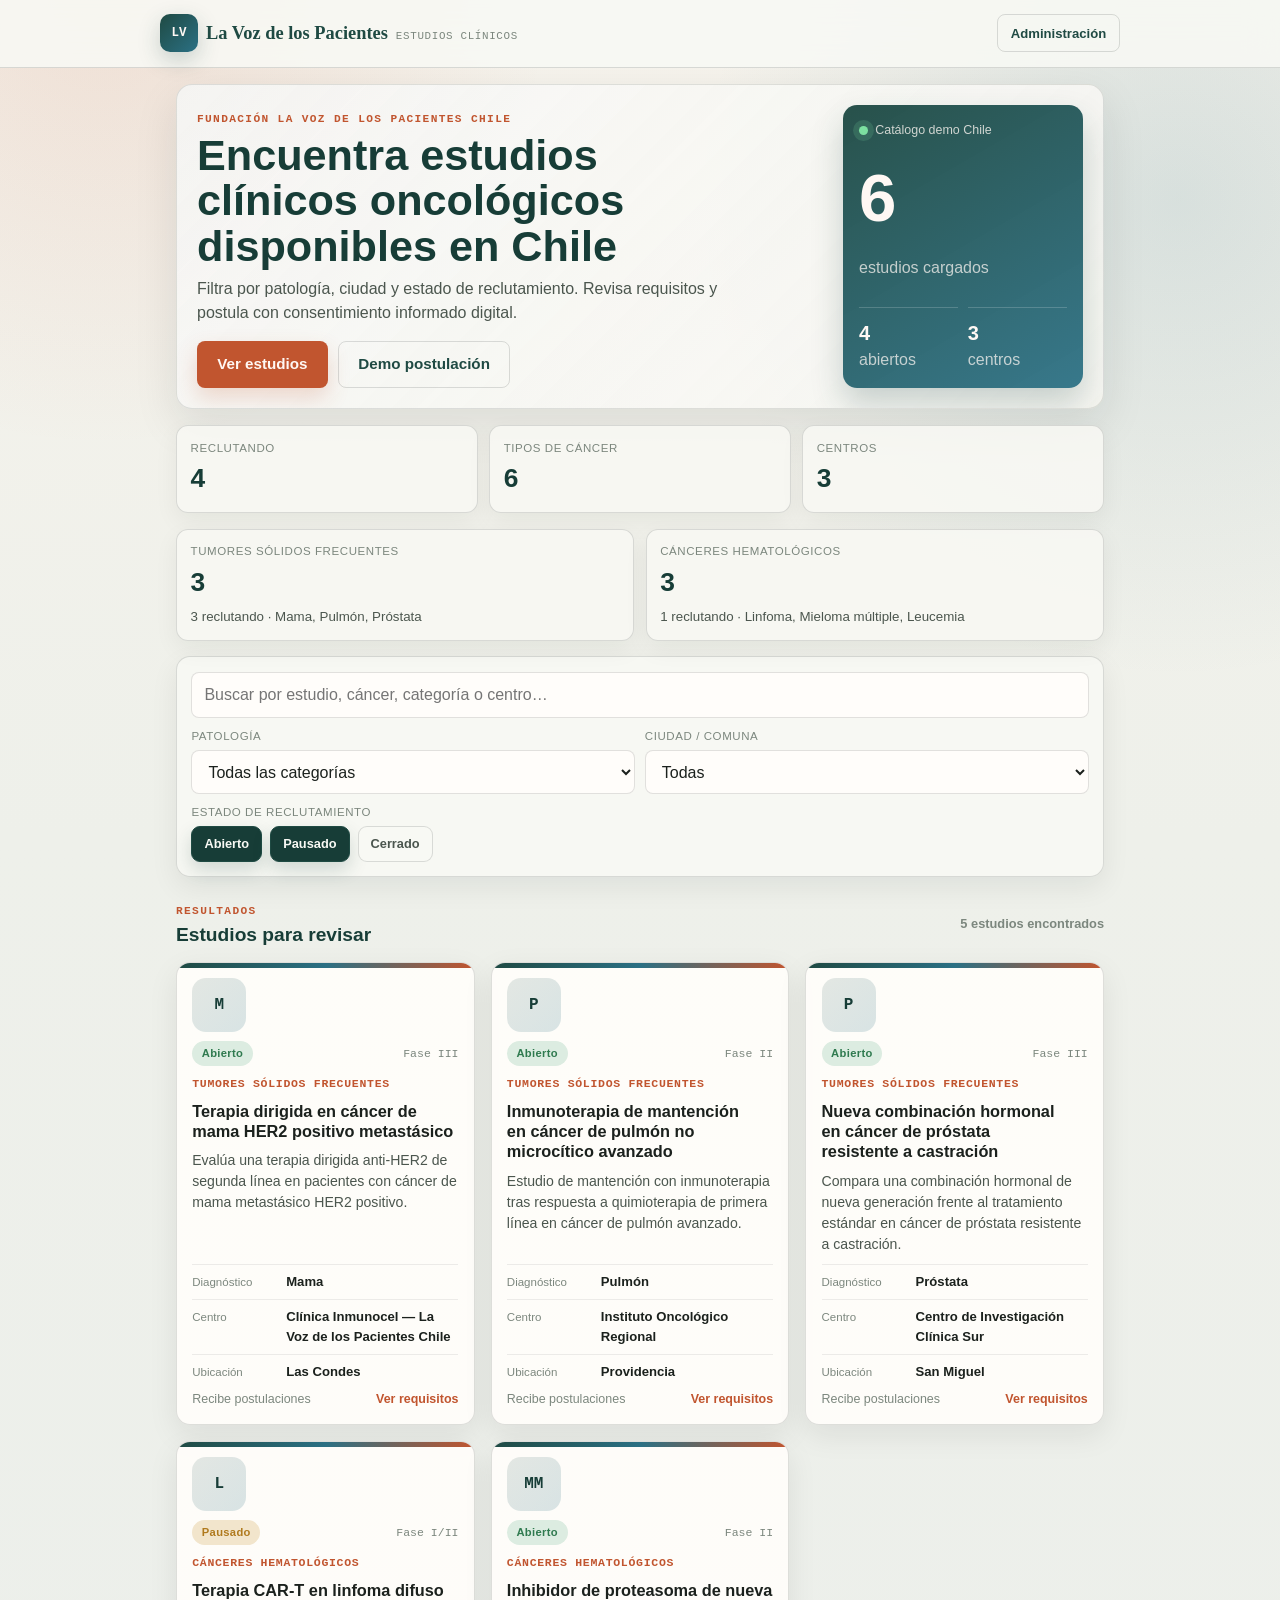
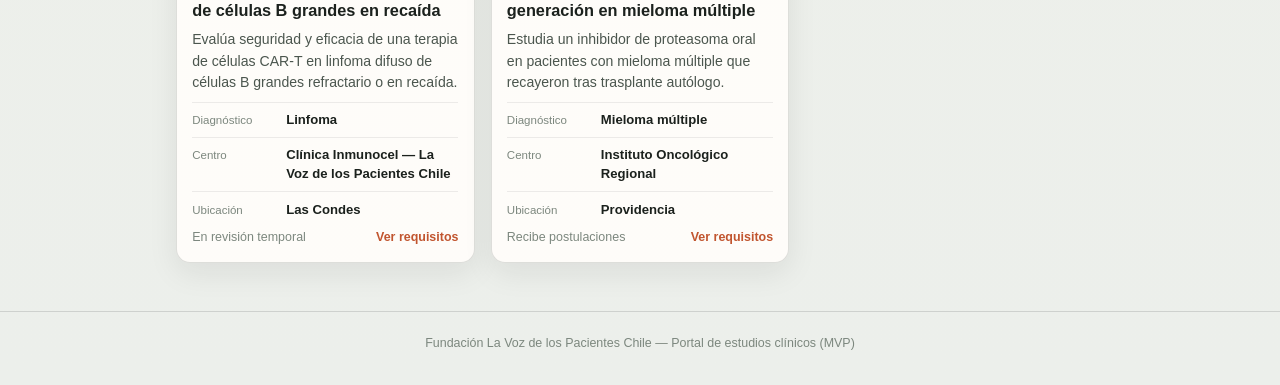
<file: index.html>
<!DOCTYPE html>
<html lang="es-CL">
<head>
<meta charset="UTF-8">
<meta name="viewport" content="width=device-width, initial-scale=1, viewport-fit=cover">
<title>Estudios Clínicos Oncológicos — La Voz de los Pacientes Chile</title>
<meta name="description" content="Encuentra estudios clínicos oncológicos disponibles en Chile y postula con consentimiento informado digital.">
<meta name="theme-color" content="#1f4a43">
<link rel="manifest" href="./manifest.json">
<link rel="icon" href="./icons/icon-192.png">
<link rel="apple-touch-icon" href="./icons/icon-192.png">
<link rel="stylesheet" href="./css/estilos.css">
<link rel="stylesheet" href="./css/refresh.css">
</head>
<body>

<header class="app-header">
  <div class="header-inner">
    <a class="brand" href="./index.html">
      <span class="brand-mark" aria-hidden="true">LV</span>
      <span class="brand-copy">
        <span class="mark">La Voz de los Pacientes</span>
        <span class="tagline">Estudios clínicos</span>
      </span>
    </a>
    <a class="btn btn-ghost" href="./admin.html" style="min-height:38px; padding:0.4rem 0.8rem; font-size:0.82rem;">Administración</a>
  </div>
</header>

<main class="container catalog-container">
  <div id="install-banner" class="install-banner">
    <span>Instala esta app en tu celular para acceder más rápido.</span>
    <button id="btn-instalar" class="btn btn-primary" style="min-height:36px; padding:0.4rem 0.9rem; font-size:0.82rem;">Instalar</button>
  </div>

  <section class="catalog-hero" aria-labelledby="catalog-title">
    <div class="hero-copy">
      <span class="eyebrow">Fundación La Voz de los Pacientes Chile</span>
      <h1 id="catalog-title">Encuentra estudios clínicos oncológicos disponibles en Chile</h1>
      <p class="lede">Filtra por patología, ciudad y estado de reclutamiento. Revisa requisitos y postula con consentimiento informado digital.</p>
      <div class="hero-actions">
        <a class="btn btn-accent" href="#grilla-estudios">Ver estudios</a>
        <a class="btn btn-ghost" href="./estudio.html?id=est-001&demo=postular">Demo postulación</a>
      </div>
    </div>
    <div class="hero-panel" aria-label="Resumen del catálogo">
      <div class="hero-panel-top">
        <span class="pulse-dot"></span>
        <span>Catálogo demo Chile</span>
      </div>
      <div class="hero-panel-main" id="hero-total">0</div>
      <div class="hero-panel-label">estudios cargados</div>
      <div class="hero-mini-grid">
        <div><strong id="hero-abiertos">0</strong><span>abiertos</span></div>
        <div><strong id="hero-centros">0</strong><span>centros</span></div>
      </div>
    </div>
  </section>

  <section class="stats-row" aria-label="Indicadores del catálogo">
    <div class="stat-card">
      <span class="stat-label">Reclutando</span>
      <strong id="stat-abiertos">0</strong>
    </div>
    <div class="stat-card">
      <span class="stat-label">Tipos de cáncer</span>
      <strong id="stat-cancer">0</strong>
    </div>
    <div class="stat-card">
      <span class="stat-label">Centros</span>
      <strong id="stat-centros">0</strong>
    </div>
  </section>

  <section class="category-strip" aria-label="Patologías agrupadas por categoría" id="resumen-categorias"></section>

  <form class="filters filters-panel" id="filtros" autocomplete="off">
    <div class="search-box">
      <input type="search" id="buscar" placeholder="Buscar por estudio, cáncer, categoría o centro…" aria-label="Buscar estudio">
    </div>
    <div class="filter-row">
      <div class="field">
        <label for="filtro-cancer">Patología</label>
        <select id="filtro-cancer">
          <option value="">Todas las categorías</option>
        </select>
      </div>
      <div class="field">
        <label for="filtro-comuna">Ciudad / comuna</label>
        <select id="filtro-comuna">
          <option value="">Todas</option>
        </select>
      </div>
    </div>
    <div class="field">
      <label>Estado de reclutamiento</label>
      <div class="chip-row" id="filtro-estado" role="group" aria-label="Filtrar por estado">
        <button type="button" class="chip" data-estado="abierto" aria-pressed="true">Abierto</button>
        <button type="button" class="chip" data-estado="pausado" aria-pressed="true">Pausado</button>
        <button type="button" class="chip" data-estado="cerrado" aria-pressed="false">Cerrado</button>
      </div>
    </div>
  </form>

  <div class="section-heading">
    <div>
      <span class="eyebrow">Resultados</span>
      <h2>Estudios para revisar</h2>
    </div>
    <p class="result-count" id="contador-resultados"></p>
  </div>
  <div class="study-grid" id="grilla-estudios"></div>
  <div class="empty-state" id="estado-vacio" hidden>
    <p>No encontramos estudios con esos filtros.</p>
    <button class="btn btn-ghost" type="button" id="btn-limpiar-filtros">Limpiar filtros</button>
  </div>
</main>

<footer class="app-footer">
  Fundación La Voz de los Pacientes Chile — Portal de estudios clínicos (MVP)
</footer>

<div id="toast" class="toast"></div>

<script src="./js/estudios.js"></script>
<script src="./js/catalogo.js"></script>
<script>
  if ("serviceWorker" in navigator) {
    window.addEventListener("load", () => {
      navigator.serviceWorker.register("./sw.js").catch(() => {});
    });
  }
  let deferredPrompt;
  window.addEventListener("beforeinstallprompt", (e) => {
    e.preventDefault();
    deferredPrompt = e;
    document.getElementById("install-banner").classList.add("show");
  });
  document.getElementById("btn-instalar").addEventListener("click", async () => {
    if (!deferredPrompt) return;
    deferredPrompt.prompt();
    await deferredPrompt.userChoice;
    deferredPrompt = null;
    document.getElementById("install-banner").classList.remove("show");
  });
</script>
</body>
</html>
</file>
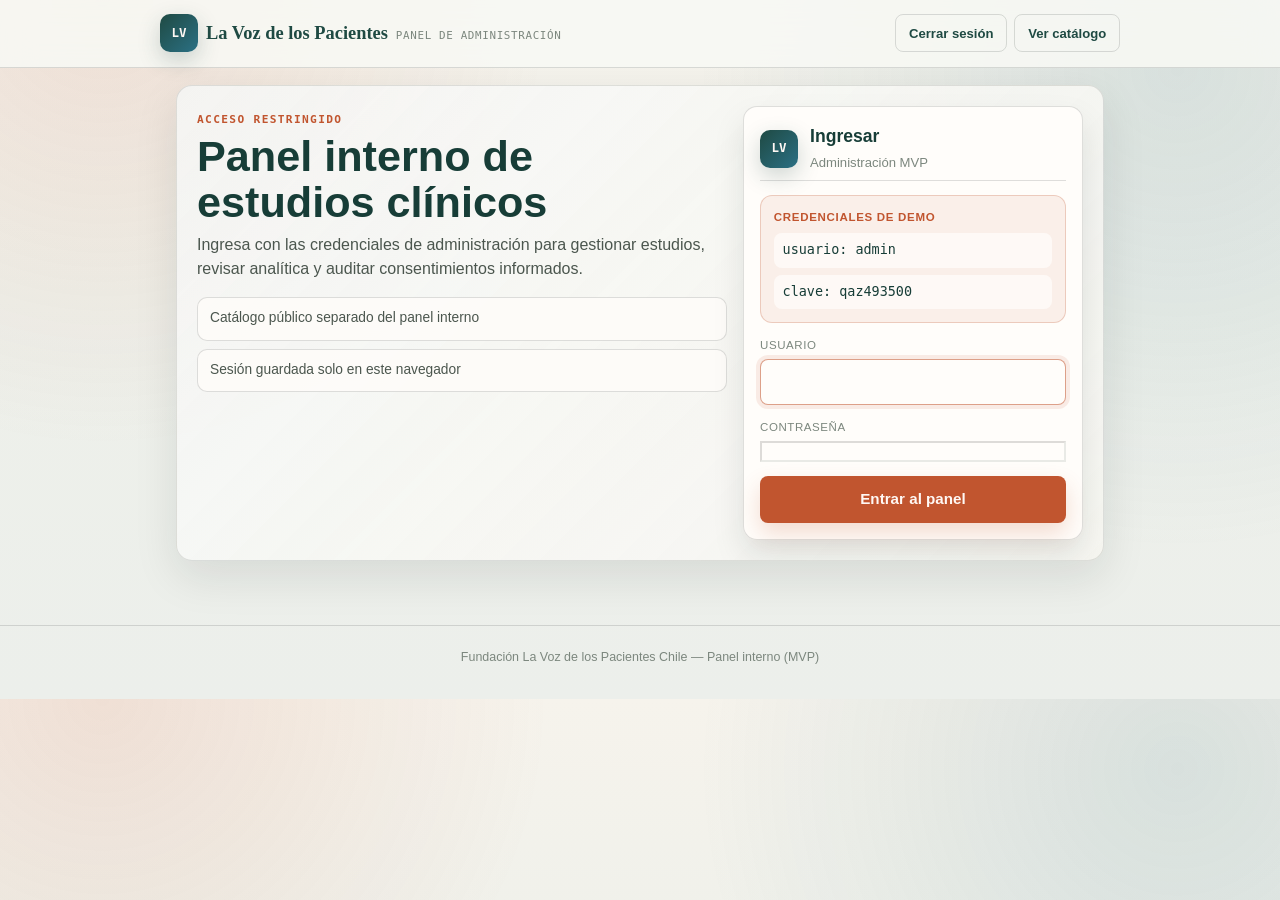
<file: admin.html>
<!DOCTYPE html>
<html lang="es-CL">
<head>
<meta charset="UTF-8">
<meta name="viewport" content="width=device-width, initial-scale=1, viewport-fit=cover">
<title>Administración — Estudios Clínicos Oncológicos</title>
<meta name="theme-color" content="#1f4a43">
<link rel="manifest" href="./manifest.json">
<link rel="icon" href="./icons/icon-192.png">
<link rel="stylesheet" href="./css/estilos.css">
<link rel="stylesheet" href="./css/refresh.css">
</head>
<body>

<header class="app-header">
  <div class="header-inner">
    <a class="brand" href="./index.html">
      <span class="brand-mark" aria-hidden="true">LV</span>
      <span class="brand-copy">
        <span class="mark">La Voz de los Pacientes</span>
        <span class="tagline">Panel de administración</span>
      </span>
    </a>
    <div class="header-actions">
      <button class="btn btn-ghost" id="btn-logout" type="button" hidden style="min-height:38px; padding:0.4rem 0.8rem; font-size:0.82rem;">Cerrar sesión</button>
      <a class="btn btn-ghost" href="./index.html" style="min-height:38px; padding:0.4rem 0.8rem; font-size:0.82rem;">Ver catálogo</a>
    </div>
  </div>
</header>

<main class="container admin-login-screen" id="admin-login">
  <section class="login-shell" aria-labelledby="login-title">
    <div class="login-copy">
      <span class="eyebrow">Acceso restringido</span>
      <h1 id="login-title">Panel interno de estudios clínicos</h1>
      <p class="lede">Ingresa con las credenciales de administración para gestionar estudios, revisar analítica y auditar consentimientos informados.</p>
      <div class="login-assurance">
        <span>Catálogo público separado del panel interno</span>
        <span>Sesión guardada solo en este navegador</span>
      </div>
    </div>

    <form class="login-card" id="form-login" autocomplete="off">
      <div class="login-card-header">
        <span class="brand-mark login-mark" aria-hidden="true">LV</span>
        <div>
          <strong>Ingresar</strong>
          <span>Administración MVP</span>
        </div>
      </div>
      <div class="demo-credentials" aria-label="Credenciales de demo">
        <span>Credenciales de demo</span>
        <code>usuario: admin</code>
        <code>clave: qaz493500</code>
      </div>
      <div class="field">
        <label for="login-usuario">Usuario</label>
        <input type="text" id="login-usuario" autocomplete="username" required>
      </div>
      <div class="field">
        <label for="login-clave">Contraseña</label>
        <input type="password" id="login-clave" autocomplete="current-password" required>
      </div>
      <p class="login-error" id="login-error" hidden>Credenciales incorrectas.</p>
      <button class="btn btn-accent btn-block" type="submit">Entrar al panel</button>
    </form>
  </section>
</main>

<main class="container admin-dashboard" id="admin-app" hidden>
  <section class="admin-hero">
    <div>
      <span class="eyebrow">Panel interno · Fundación</span>
      <h1>Administrar estudios clínicos</h1>
      <p class="lede">Gestiona el catálogo regional, monitorea interés de pacientes y revisa los consentimientos informados registrados en este navegador.</p>
    </div>
    <div class="admin-hero-card">
      <span>Sesión activa</span>
      <strong>Administrador</strong>
    </div>
  </section>

  <section class="analytics-grid" aria-label="Analítica de visitas">
    <div class="analytics-card"><span>Visitas</span><strong id="metric-visitas">0</strong></div>
    <div class="analytics-card"><span>Sesiones</span><strong id="metric-sesiones">0</strong></div>
    <div class="analytics-card"><span>Fichas vistas</span><strong id="metric-fichas">0</strong></div>
    <div class="analytics-card"><span>Consentimientos</span><strong id="metric-consentimientos">0</strong></div>
  </section>

  <div class="admin-toolbar">
    <span class="badge-count" id="contador-estudios">0 estudios</span>
    <div style="display:flex; gap:0.5rem; flex-wrap:wrap;">
      <button class="btn btn-ghost" id="btn-restablecer" style="min-height:38px; padding:0.4rem 0.8rem; font-size:0.82rem;">Restablecer datos de ejemplo</button>
      <button class="btn btn-primary" id="btn-nuevo" style="min-height:38px; padding:0.4rem 0.9rem; font-size:0.85rem;">+ Nuevo estudio</button>
    </div>
  </div>

  <form class="admin-form" id="form-estudio" hidden>
    <input type="hidden" id="f-id">
    <div class="field span-2">
      <label for="f-titulo">Título del estudio</label>
      <input type="text" id="f-titulo" required>
    </div>
    <div class="field">
      <label for="f-cancer">Tipo de cáncer</label>
      <input type="text" id="f-cancer" required>
    </div>
    <div class="field">
      <label for="f-fase">Fase</label>
      <input type="text" id="f-fase" placeholder="Ej: Fase III" required>
    </div>
    <div class="field">
      <label for="f-centro">Centro</label>
      <input type="text" id="f-centro" required>
    </div>
    <div class="field">
      <label for="f-pais">País</label>
      <input type="text" id="f-pais" placeholder="Ej: Chile" required>
    </div>
    <div class="field">
      <label for="f-comuna">Ciudad / comuna</label>
      <input type="text" id="f-comuna" required>
    </div>
    <div class="field">
      <label for="f-estado">Estado de reclutamiento</label>
      <select id="f-estado">
        <option value="abierto">Abierto</option>
        <option value="pausado">Pausado</option>
        <option value="cerrado">Cerrado</option>
      </select>
    </div>
    <div class="field">
      <label for="f-patrocinador">Patrocinador</label>
      <input type="text" id="f-patrocinador">
    </div>
    <div class="field span-2">
      <label for="f-descripcion">Descripción breve</label>
      <textarea id="f-descripcion" required></textarea>
    </div>
    <div class="field span-2">
      <label for="f-criterios">Criterios de inclusión (uno por línea)</label>
      <textarea id="f-criterios" placeholder="18 años o más&#10;Diagnóstico confirmado…"></textarea>
    </div>
    <div class="span-2" style="display:flex; gap:0.6rem;">
      <button type="submit" class="btn btn-primary">Guardar estudio</button>
      <button type="button" class="btn btn-ghost" id="btn-cancelar-form">Cancelar</button>
    </div>
  </form>

  <div class="admin-table-wrap">
    <table class="admin-table">
      <thead>
        <tr>
          <th>Título</th>
          <th>País</th>
          <th>Tipo</th>
          <th>Categoría</th>
          <th>Estado</th>
          <th>Ciudad</th>
          <th>Actualizado</th>
          <th></th>
        </tr>
      </thead>
      <tbody id="tabla-estudios"></tbody>
    </table>
  </div>

  <h2 style="margin-top:2rem;">Registro de consentimientos informados</h2>
  <p class="lede" style="font-size:0.86rem;">Folio, firmante, respaldo técnico y firma digital capturada.</p>
  <div class="admin-table-wrap">
    <table class="admin-table consent-table">
      <thead>
        <tr>
          <th>Folio</th>
          <th>Estudio</th>
          <th>Firmante</th>
          <th>RUT</th>
          <th>Fecha</th>
          <th>IP</th>
          <th>Respaldo</th>
        </tr>
      </thead>
      <tbody id="tabla-postulaciones"></tbody>
    </table>
  </div>

  <h2 style="margin-top:2rem;">Eventos recientes</h2>
  <div class="admin-table-wrap">
    <table class="admin-table events-table">
      <thead>
        <tr>
          <th>Evento</th>
          <th>Ruta</th>
          <th>Fecha</th>
        </tr>
      </thead>
      <tbody id="tabla-eventos"></tbody>
    </table>
  </div>
</main>

<div class="modal-overlay" id="modal-consentimiento-admin" hidden>
  <div class="modal consent-record-modal" role="dialog" aria-modal="true" aria-labelledby="modal-consentimiento-titulo">
    <div class="modal-header">
      <h2 id="modal-consentimiento-titulo" style="margin:0;">Consentimiento informado</h2>
      <button class="modal-close" id="btn-cerrar-consentimiento-admin" aria-label="Cerrar">×</button>
    </div>
    <div id="detalle-consentimiento-admin"></div>
  </div>
</div>

<footer class="app-footer">
  Fundación La Voz de los Pacientes Chile — Panel interno (MVP)
</footer>

<div id="toast" class="toast"></div>

<script src="./js/estudios.js"></script>
<script src="./js/admin.js"></script>
</body>
</html>
</file>
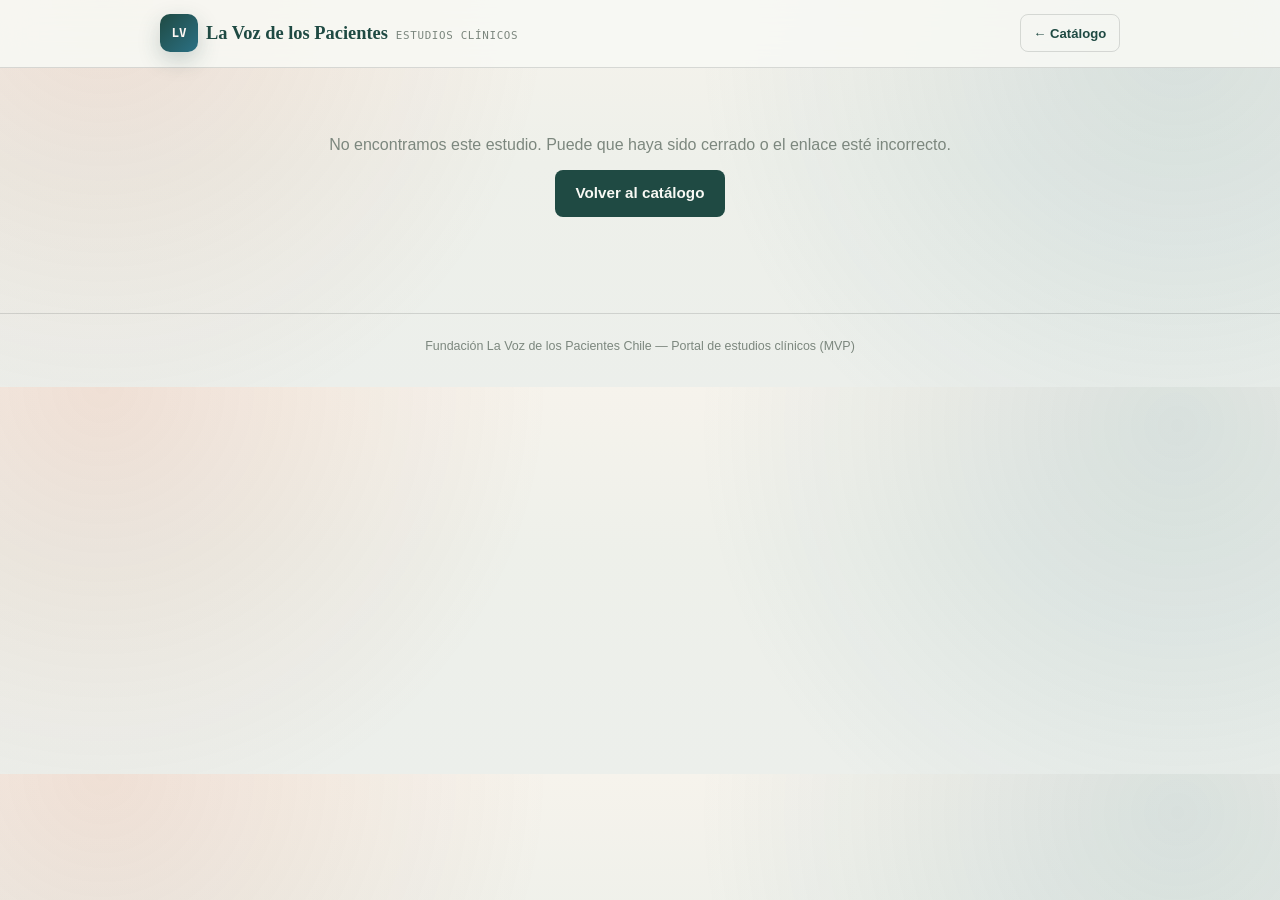
<file: estudio.html>
<!DOCTYPE html>
<html lang="es-CL">
<head>
<meta charset="UTF-8">
<meta name="viewport" content="width=device-width, initial-scale=1, viewport-fit=cover">
<title>Detalle del estudio — La Voz de los Pacientes Chile</title>
<meta name="theme-color" content="#1f4a43">
<link rel="manifest" href="./manifest.json">
<link rel="icon" href="./icons/icon-192.png">
<link rel="stylesheet" href="./css/estilos.css">
<link rel="stylesheet" href="./css/refresh.css">
</head>
<body>

<header class="app-header">
  <div class="header-inner">
    <a class="brand" href="./index.html">
      <span class="brand-mark" aria-hidden="true">LV</span>
      <span class="brand-copy">
        <span class="mark">La Voz de los Pacientes</span>
        <span class="tagline">Estudios clínicos</span>
      </span>
    </a>
    <a class="btn btn-ghost" href="./index.html" style="min-height:38px; padding:0.4rem 0.8rem; font-size:0.82rem;">← Catálogo</a>
  </div>
</header>

<main class="container" id="contenido-estudio">
  <p class="lede">Cargando estudio…</p>
</main>

<footer class="app-footer">
  Fundación La Voz de los Pacientes Chile — Portal de estudios clínicos (MVP)
</footer>

<!-- Modal de consentimiento informado -->
<div class="modal-overlay" id="modal-consentimiento" hidden>
  <div class="modal" role="dialog" aria-modal="true" aria-labelledby="modal-titulo">
    <div class="modal-header">
      <h2 id="modal-titulo" style="margin:0;">Consentimiento informado</h2>
      <button class="modal-close" id="btn-cerrar-modal" aria-label="Cerrar">×</button>
    </div>

    <div id="vista-formulario">
      <p class="lede" id="modal-subtitulo" style="font-size:0.86rem;"></p>

      <div class="consent-text" id="texto-consentimiento"></div>

      <div class="field" style="margin-bottom:0.8rem;">
        <label for="nombre-paciente">Nombre completo de quien postula</label>
        <input type="text" id="nombre-paciente" placeholder="Nombre y apellido">
      </div>
      <div class="field" style="margin-bottom:0.8rem;">
        <label for="rut-paciente">RUT</label>
        <input type="text" id="rut-paciente" placeholder="Ej: 12.345.678-9">
      </div>
      <div class="field" style="margin-bottom:0.8rem;">
        <label for="relacion-paciente">¿Quién postula?</label>
        <select id="relacion-paciente">
          <option value="paciente">El propio paciente</option>
          <option value="familiar">Un familiar o cuidador en su representación</option>
        </select>
      </div>

      <div class="checkbox-row">
        <input type="checkbox" id="check-acepto">
        <label for="check-acepto">He leído el consentimiento informado, entiendo su contenido y acepto ser contactado por el equipo del estudio.</label>
      </div>

      <div class="signature-field">
        <label>Firma</label>
        <div class="signature-pad-wrap">
          <canvas id="firma-canvas"></canvas>
          <span class="signature-hint" id="firma-hint">Firma aquí con el dedo o el mouse</span>
        </div>
        <div class="signature-actions">
          <span id="firma-estado" style="color:var(--ink-faint);">Sin firma</span>
          <button type="button" class="link-btn" id="btn-limpiar-firma">Limpiar</button>
        </div>
      </div>

      <p class="consent-meta">Al enviar se registrará automáticamente la fecha, hora, dirección IP y dispositivo utilizado, como respaldo del consentimiento.</p>

      <button class="btn btn-accent btn-block" id="btn-enviar-consentimiento">Firmar y enviar postulación</button>
    </div>

    <div id="vista-confirmacion" hidden>
      <div class="confirm-panel">
        <div class="confirm-icon">✓</div>
        <h3>Postulación enviada</h3>
        <p class="lede" style="margin: 0 auto;">Tu consentimiento quedó registrado. El equipo del estudio se pondrá en contacto contigo.</p>
        <p class="consent-meta" id="folio-confirmacion"></p>
        <button class="btn btn-primary btn-block" id="btn-cerrar-confirmacion">Volver al catálogo</button>
      </div>
    </div>
  </div>
</div>

<script src="./js/estudios.js"></script>
<script src="./js/consentimiento.js"></script>
<script src="./js/estudio.js"></script>
<script>
  if ("serviceWorker" in navigator) {
    window.addEventListener("load", () => {
      navigator.serviceWorker.register("./sw.js").catch(() => {});
    });
  }
</script>
</body>
</html>
</file>
<file: css/estilos.css>
/* ---------- Tokens ---------- */
:root {
  --paper: #eef0ea;
  --paper-raised: #f8f9f4;
  --ink: #1b211d;
  --ink-soft: #4b564e;
  --ink-faint: #7c877e;
  --primary: #1f4a43;
  --primary-soft: #dfe9e5;
  --accent: #c1552f;
  --accent-soft: #f3ded4;
  --gold: #b98a2e;
  --line: rgba(27, 33, 29, 0.14);
  --shadow: 0 1px 2px rgba(20, 30, 25, 0.06), 0 8px 24px rgba(20, 30, 25, 0.08);

  --status-open: #2f7a4f;
  --status-open-bg: #dcece1;
  --status-paused: #b07a1e;
  --status-paused-bg: #f2e5cc;
  --status-closed: #6b756c;
  --status-closed-bg: #e2e4de;

  --radius: 12px;
  --radius-sm: 8px;
  --font-display: Georgia, "Iowan Old Style", "Palatino Linotype", serif;
  --font-body: -apple-system, "Segoe UI", Roboto, "Helvetica Neue", Arial, sans-serif;
  --font-mono: ui-monospace, "SF Mono", Consolas, monospace;
}

@media (prefers-color-scheme: dark) {
  :root {
    --paper: #131e1a;
    --paper-raised: #1a2823;
    --ink: #ecefe8;
    --ink-soft: #aebaaf;
    --ink-faint: #7f8c80;
    --primary: #74c2b0;
    --primary-soft: #203330;
    --accent: #e2895e;
    --accent-soft: #3a2a21;
    --gold: #dab160;
    --line: rgba(236, 239, 232, 0.16);
    --shadow: 0 1px 2px rgba(0, 0, 0, 0.35), 0 8px 24px rgba(0, 0, 0, 0.3);
    --status-open: #6fc796;
    --status-open-bg: #1c3226;
    --status-paused: #dab160;
    --status-paused-bg: #362a17;
    --status-closed: #9aa39b;
    --status-closed-bg: #232e28;
  }
}
:root[data-theme="dark"] {
  --paper: #131e1a;
  --paper-raised: #1a2823;
  --ink: #ecefe8;
  --ink-soft: #aebaaf;
  --ink-faint: #7f8c80;
  --primary: #74c2b0;
  --primary-soft: #203330;
  --accent: #e2895e;
  --accent-soft: #3a2a21;
  --gold: #dab160;
  --line: rgba(236, 239, 232, 0.16);
  --shadow: 0 1px 2px rgba(0, 0, 0, 0.35), 0 8px 24px rgba(0, 0, 0, 0.3);
  --status-open: #6fc796;
  --status-open-bg: #1c3226;
  --status-paused: #dab160;
  --status-paused-bg: #362a17;
  --status-closed: #9aa39b;
  --status-closed-bg: #232e28;
}
:root[data-theme="light"] {
  --paper: #eef0ea;
  --paper-raised: #f8f9f4;
  --ink: #1b211d;
  --ink-soft: #4b564e;
  --ink-faint: #7c877e;
  --primary: #1f4a43;
  --primary-soft: #dfe9e5;
  --accent: #c1552f;
  --accent-soft: #f3ded4;
  --gold: #b98a2e;
  --line: rgba(27, 33, 29, 0.14);
  --shadow: 0 1px 2px rgba(20, 30, 25, 0.06), 0 8px 24px rgba(20, 30, 25, 0.08);
  --status-open: #2f7a4f;
  --status-open-bg: #dcece1;
  --status-paused: #b07a1e;
  --status-paused-bg: #f2e5cc;
  --status-closed: #6b756c;
  --status-closed-bg: #e2e4de;
}

/* ---------- Reset ---------- */
* { box-sizing: border-box; }
html { -webkit-text-size-adjust: 100%; }
body {
  margin: 0;
  background: var(--paper);
  color: var(--ink);
  font-family: var(--font-body);
  line-height: 1.5;
  -webkit-font-smoothing: antialiased;
}
img { max-width: 100%; display: block; }
a { color: inherit; }
button { font: inherit; }
:focus-visible {
  outline: 2px solid var(--accent);
  outline-offset: 2px;
}

/* ---------- Layout shell ---------- */
.app-header {
  position: sticky;
  top: 0;
  z-index: 10;
  background: var(--paper);
  border-bottom: 1px solid var(--line);
  padding: 0.9rem 1rem;
}
.app-header .header-inner {
  max-width: 960px;
  margin: 0 auto;
  display: flex;
  align-items: center;
  justify-content: space-between;
  gap: 0.75rem;
}
.brand {
  display: flex;
  align-items: baseline;
  gap: 0.5rem;
  text-decoration: none;
  color: var(--primary);
  min-width: 0;
  flex-shrink: 1;
}
.brand .mark {
  font-family: var(--font-display);
  font-weight: 700;
  font-size: 1.15rem;
  overflow: hidden;
  text-overflow: ellipsis;
  white-space: nowrap;
  min-width: 0;
}
.brand .tagline {
  font-family: var(--font-mono);
  font-size: 0.68rem;
  letter-spacing: 0.06em;
  text-transform: uppercase;
  color: var(--ink-faint);
  display: none;
}
@media (min-width: 600px) {
  .brand .tagline { display: inline; }
}
.header-inner .btn { flex-shrink: 0; }

.container {
  max-width: 960px;
  margin: 0 auto;
  padding: 1.1rem 1rem 3rem;
}

.app-footer {
  border-top: 1px solid var(--line);
  padding: 1.4rem 1rem 2rem;
  text-align: center;
  font-size: 0.78rem;
  color: var(--ink-faint);
}

/* ---------- Typography ---------- */
h1, h2, h3 {
  font-family: var(--font-display);
  color: var(--primary);
  text-wrap: balance;
  margin: 0 0 0.5rem;
}
h1 { font-size: clamp(1.5rem, 5vw, 1.9rem); }
h2 { font-size: 1.2rem; }
h3 { font-size: 1.02rem; }
p { margin: 0 0 0.8rem; }
.eyebrow {
  font-family: var(--font-mono);
  font-size: 0.7rem;
  letter-spacing: 0.12em;
  text-transform: uppercase;
  color: var(--accent);
  font-weight: 600;
}
.lede {
  color: var(--ink-soft);
  max-width: 60ch;
}

/* ---------- Buttons ---------- */
.btn {
  display: inline-flex;
  align-items: center;
  justify-content: center;
  gap: 0.5rem;
  min-height: 46px;
  padding: 0.7rem 1.2rem;
  border-radius: var(--radius-sm);
  border: 1px solid transparent;
  font-size: 0.95rem;
  font-weight: 600;
  cursor: pointer;
  text-decoration: none;
  transition: transform 0.06s ease, background 0.15s ease;
}
.btn:active { transform: scale(0.98); }
.btn-primary { background: var(--primary); color: var(--paper-raised); }
.btn-primary:hover { background: color-mix(in srgb, var(--primary) 88%, black); }
.btn-accent { background: var(--accent); color: #fff8f4; }
.btn-ghost { background: transparent; color: var(--primary); border-color: var(--line); }
.btn-ghost:hover { background: var(--primary-soft); }
.btn-block { width: 100%; }
.btn[disabled] { opacity: 0.5; cursor: not-allowed; }

/* ---------- Filters ---------- */
.filters {
  display: flex;
  flex-direction: column;
  gap: 0.6rem;
  margin-bottom: 1.2rem;
}
.filters .filter-row {
  display: grid;
  grid-template-columns: 1fr 1fr;
  gap: 0.6rem;
}
.field {
  display: flex;
  flex-direction: column;
  gap: 0.3rem;
}
.field label {
  font-size: 0.72rem;
  text-transform: uppercase;
  letter-spacing: 0.05em;
  color: var(--ink-faint);
}
select, input[type="text"], input[type="search"], textarea {
  font: inherit;
  padding: 0.65rem 0.75rem;
  border-radius: var(--radius-sm);
  border: 1px solid var(--line);
  background: var(--paper-raised);
  color: var(--ink);
  min-height: 44px;
}
textarea { min-height: 90px; resize: vertical; }
.search-box {
  display: flex;
  gap: 0.5rem;
}
.search-box input { flex: 1; }

.chip-row {
  display: flex;
  gap: 0.5rem;
  flex-wrap: wrap;
}
.chip {
  font-size: 0.8rem;
  padding: 0.35rem 0.75rem;
  border-radius: 999px;
  border: 1px solid var(--line);
  background: var(--paper-raised);
  color: var(--ink-soft);
  cursor: pointer;
}
.chip[aria-pressed="true"] {
  background: var(--primary);
  border-color: var(--primary);
  color: var(--paper-raised);
}

/* ---------- Study cards ---------- */
.result-count {
  font-size: 0.8rem;
  color: var(--ink-faint);
  margin-bottom: 0.7rem;
}
.study-grid {
  display: grid;
  grid-template-columns: 1fr;
  gap: 0.9rem;
}
@media (min-width: 640px) {
  .study-grid { grid-template-columns: 1fr 1fr; }
}
@media (min-width: 900px) {
  .study-grid { grid-template-columns: 1fr 1fr 1fr; }
}

.study-card {
  display: flex;
  flex-direction: column;
  gap: 0.55rem;
  background: var(--paper-raised);
  border: 1px solid var(--line);
  border-radius: var(--radius);
  padding: 1rem;
  text-decoration: none;
  color: var(--ink);
  box-shadow: var(--shadow);
}
.study-card .top-row {
  display: flex;
  justify-content: space-between;
  align-items: flex-start;
  gap: 0.5rem;
}
.study-card h3 { margin: 0; font-size: 1rem; }
.study-card .center {
  font-size: 0.82rem;
  color: var(--ink-soft);
}
.study-card .meta {
  font-family: var(--font-mono);
  font-size: 0.74rem;
  color: var(--ink-faint);
  display: flex;
  gap: 0.5rem;
  flex-wrap: wrap;
}

.status-pill {
  font-size: 0.7rem;
  font-weight: 700;
  letter-spacing: 0.03em;
  padding: 0.25rem 0.6rem;
  border-radius: 999px;
  white-space: nowrap;
  flex-shrink: 0;
}
.status-abierto { background: var(--status-open-bg); color: var(--status-open); }
.status-pausado { background: var(--status-paused-bg); color: var(--status-paused); }
.status-cerrado { background: var(--status-closed-bg); color: var(--status-closed); }

.empty-state {
  text-align: center;
  padding: 3rem 1rem;
  color: var(--ink-faint);
}

/* ---------- Study detail ---------- */
.detail-header {
  margin-bottom: 1rem;
}
.detail-header .top-row {
  display: flex;
  justify-content: space-between;
  align-items: flex-start;
  gap: 0.75rem;
  margin-bottom: 0.4rem;
}
.detail-block {
  background: var(--paper-raised);
  border: 1px solid var(--line);
  border-radius: var(--radius);
  padding: 1rem;
  margin-bottom: 0.9rem;
}
.detail-block h3 {
  font-size: 0.85rem;
  text-transform: uppercase;
  letter-spacing: 0.04em;
  color: var(--ink-faint);
  font-family: var(--font-mono);
  margin-bottom: 0.6rem;
}
.criteria-list {
  margin: 0;
  padding-left: 1.1rem;
}
.criteria-list li { margin-bottom: 0.4rem; font-size: 0.92rem; }

.info-grid {
  display: grid;
  grid-template-columns: 1fr 1fr;
  gap: 0.8rem;
}
.info-grid .item .label {
  font-size: 0.7rem;
  text-transform: uppercase;
  color: var(--ink-faint);
  letter-spacing: 0.04em;
}
.info-grid .item .value {
  font-weight: 600;
  font-size: 0.95rem;
}

.sticky-cta {
  position: sticky;
  bottom: 0;
  padding: 0.8rem 1rem calc(0.8rem + env(safe-area-inset-bottom));
  background: linear-gradient(to top, var(--paper) 70%, transparent);
  margin: 0 -1rem;
}

/* ---------- Consent modal ---------- */
.modal-overlay {
  position: fixed;
  inset: 0;
  background: rgba(15, 20, 17, 0.5);
  display: flex;
  align-items: flex-end;
  justify-content: center;
  z-index: 50;
  padding: 0;
}
@media (min-width: 640px) {
  .modal-overlay { align-items: center; padding: 1.5rem; }
}
.modal-overlay[hidden] { display: none; }

.modal {
  background: var(--paper);
  width: 100%;
  max-width: 560px;
  max-height: 92vh;
  overflow-y: auto;
  border-radius: var(--radius) var(--radius) 0 0;
  padding: 1.25rem;
  box-shadow: var(--shadow);
}
@media (min-width: 640px) {
  .modal { border-radius: var(--radius); }
}
.modal-header {
  display: flex;
  justify-content: space-between;
  align-items: flex-start;
  gap: 0.75rem;
  margin-bottom: 0.9rem;
}
.modal-close {
  background: none;
  border: none;
  font-size: 1.3rem;
  color: var(--ink-faint);
  cursor: pointer;
  line-height: 1;
  padding: 0.25rem;
}
.consent-text {
  background: var(--paper-raised);
  border: 1px solid var(--line);
  border-radius: var(--radius-sm);
  padding: 0.9rem;
  font-size: 0.86rem;
  color: var(--ink-soft);
  max-height: 180px;
  overflow-y: auto;
  margin-bottom: 1rem;
}
.consent-text p { margin-bottom: 0.6rem; }
.consent-text p:last-child { margin-bottom: 0; }

.checkbox-row {
  display: flex;
  align-items: flex-start;
  gap: 0.6rem;
  margin-bottom: 1rem;
  font-size: 0.88rem;
}
.checkbox-row input { width: 20px; height: 20px; flex-shrink: 0; margin-top: 0.1rem; }

.signature-field label { display: block; margin-bottom: 0.35rem; }
.signature-pad-wrap {
  border: 1px dashed var(--line);
  border-radius: var(--radius-sm);
  background: #fff;
  position: relative;
  touch-action: none;
}
@media (prefers-color-scheme: dark) {
  .signature-pad-wrap { background: #1e2b26; }
}
:root[data-theme="dark"] .signature-pad-wrap { background: #1e2b26; }
#firma-canvas {
  width: 100%;
  height: 140px;
  display: block;
  cursor: crosshair;
}
.signature-hint {
  position: absolute;
  inset: 0;
  display: flex;
  align-items: center;
  justify-content: center;
  color: var(--ink-faint);
  font-size: 0.8rem;
  pointer-events: none;
}
.signature-actions {
  display: flex;
  justify-content: space-between;
  align-items: center;
  margin: 0.5rem 0 1.1rem;
  font-size: 0.8rem;
}
.link-btn {
  background: none;
  border: none;
  color: var(--accent);
  font-weight: 600;
  cursor: pointer;
  padding: 0.25rem;
}
.consent-meta {
  font-family: var(--font-mono);
  font-size: 0.72rem;
  color: var(--ink-faint);
  margin-bottom: 1rem;
}

/* ---------- Confirmation ---------- */
.confirm-panel {
  text-align: center;
  padding: 1.5rem 1rem;
}
.confirm-icon {
  width: 56px;
  height: 56px;
  border-radius: 50%;
  background: var(--status-open-bg);
  color: var(--status-open);
  display: flex;
  align-items: center;
  justify-content: center;
  margin: 0 auto 1rem;
  font-size: 1.6rem;
}

/* ---------- Admin ---------- */
.admin-toolbar {
  display: flex;
  justify-content: space-between;
  align-items: center;
  gap: 0.75rem;
  margin-bottom: 1rem;
  flex-wrap: wrap;
}
.admin-table-wrap {
  overflow-x: auto;
  border: 1px solid var(--line);
  border-radius: var(--radius);
  background: var(--paper-raised);
}
table.admin-table {
  width: 100%;
  border-collapse: collapse;
  font-size: 0.86rem;
  min-width: 640px;
}
table.admin-table th, table.admin-table td {
  text-align: left;
  padding: 0.7rem 0.9rem;
  border-bottom: 1px solid var(--line);
  vertical-align: middle;
}
table.admin-table th {
  font-family: var(--font-mono);
  font-size: 0.7rem;
  text-transform: uppercase;
  letter-spacing: 0.04em;
  color: var(--ink-faint);
}
table.admin-table tr:last-child td { border-bottom: none; }
.row-actions { display: flex; gap: 0.4rem; }
.icon-btn {
  border: 1px solid var(--line);
  background: var(--paper);
  border-radius: var(--radius-sm);
  padding: 0.4rem 0.6rem;
  cursor: pointer;
  font-size: 0.8rem;
}

.admin-form {
  display: grid;
  gap: 0.8rem;
  background: var(--paper-raised);
  border: 1px solid var(--line);
  border-radius: var(--radius);
  padding: 1rem;
  margin-bottom: 1.2rem;
}
@media (min-width: 640px) {
  .admin-form { grid-template-columns: 1fr 1fr; }
  .admin-form .span-2 { grid-column: 1 / -1; }
}

.badge-count {
  font-family: var(--font-mono);
  font-size: 0.75rem;
  background: var(--primary-soft);
  color: var(--primary);
  padding: 0.2rem 0.55rem;
  border-radius: 999px;
}

.toast {
  position: fixed;
  left: 50%;
  bottom: 1.2rem;
  transform: translateX(-50%);
  background: var(--primary);
  color: var(--paper-raised);
  padding: 0.7rem 1.1rem;
  border-radius: var(--radius-sm);
  font-size: 0.86rem;
  box-shadow: var(--shadow);
  z-index: 60;
  opacity: 0;
  pointer-events: none;
  transition: opacity 0.2s ease, transform 0.2s ease;
}
.toast.show { opacity: 1; transform: translateX(-50%) translateY(-4px); }

.install-banner {
  display: none;
  align-items: center;
  justify-content: space-between;
  gap: 0.75rem;
  background: var(--primary-soft);
  border: 1px solid var(--line);
  border-radius: var(--radius-sm);
  padding: 0.7rem 0.9rem;
  margin-bottom: 1rem;
  font-size: 0.85rem;
}
.install-banner.show { display: flex; }

.visually-hidden {
  position: absolute;
  width: 1px; height: 1px;
  overflow: hidden;
  clip: rect(0 0 0 0);
  white-space: nowrap;
}

@media (prefers-reduced-motion: reduce) {
  * { transition: none !important; animation: none !important; }
}
</file>
<file: css/refresh.css>
body {
  background:
    radial-gradient(circle at 8% 0%, rgba(193, 85, 47, 0.12), transparent 28rem),
    radial-gradient(circle at 92% 10%, rgba(43, 112, 132, 0.14), transparent 30rem),
    linear-gradient(180deg, #f6f3ec 0%, var(--paper) 42%, #ecefeb 100%);
}

.app-header {
  background: rgba(248, 249, 244, 0.88);
  backdrop-filter: blur(16px);
}

.brand, .header-actions { align-items: center; }
.header-actions { display: flex; gap: 0.45rem; flex-wrap: wrap; justify-content: flex-end; }

.brand-mark {
  width: 38px;
  height: 38px;
  border-radius: 10px;
  display: none;
  align-items: center;
  justify-content: center;
  background: linear-gradient(135deg, var(--primary), #2b7084);
  color: #fff8f4;
  font-family: var(--font-mono);
  font-size: 0.78rem;
  font-weight: 800;
  box-shadow: 0 8px 22px rgba(31, 74, 67, 0.22);
}

.brand-copy {
  display: flex;
  align-items: baseline;
  gap: 0.5rem;
  min-width: 0;
}

@media (min-width: 520px) { .brand-mark { display: inline-flex; } }

.catalog-container { padding-top: 1rem; }

.catalog-hero, .detail-hero, .admin-hero, .login-shell {
  display: grid;
  grid-template-columns: 1fr;
  gap: 1rem;
  align-items: stretch;
  margin: 0 0 1rem;
  padding: 1rem;
  border: 1px solid rgba(27, 33, 29, 0.12);
  border-radius: 16px;
  background:
    linear-gradient(135deg, rgba(255, 255, 255, 0.76), rgba(248, 249, 244, 0.90)),
    linear-gradient(135deg, rgba(31, 74, 67, 0.14), rgba(193, 85, 47, 0.10));
  box-shadow: 0 16px 44px rgba(20, 30, 25, 0.10);
  overflow: hidden;
}

@media (min-width: 760px) {
  .catalog-hero { grid-template-columns: minmax(0, 1fr) 240px; padding: 1.25rem; }
  .detail-hero { grid-template-columns: minmax(0, 1fr) 260px; }
  .admin-hero, .login-shell { grid-template-columns: minmax(0, 1fr) 340px; padding: 1.25rem; }
}

.catalog-hero h1, .detail-hero h1, .admin-hero h1, .login-shell h1 {
  font-family: var(--font-body);
  font-weight: 800;
  letter-spacing: 0;
  color: #173d37;
  font-size: clamp(1.7rem, 4.4vw, 2.7rem);
  line-height: 1.05;
  margin-top: 0.25rem;
}

.hero-actions { display: flex; gap: 0.65rem; flex-wrap: wrap; margin-top: 1rem; }

.hero-panel, .detail-side, .admin-hero-card {
  border-radius: 14px;
  padding: 1rem;
  color: #fff8f4;
  background:
    linear-gradient(150deg, rgba(31, 74, 67, 0.96), rgba(43, 112, 132, 0.94)),
    repeating-linear-gradient(135deg, rgba(255,255,255,0.12) 0 1px, transparent 1px 12px);
  box-shadow: 0 16px 32px rgba(31, 74, 67, 0.22);
}

.hero-panel { min-height: 210px; display: flex; flex-direction: column; justify-content: space-between; }
.hero-panel-top, .card-footer, .section-heading, .journey-strip { display: flex; align-items: center; }
.hero-panel-top { gap: 0.45rem; font-size: 0.78rem; color: rgba(255, 248, 244, 0.78); }
.pulse-dot { width: 9px; height: 9px; border-radius: 999px; background: #7ce0a0; box-shadow: 0 0 0 6px rgba(124, 224, 160, 0.16); }
.hero-panel-main { font-size: 4.2rem; line-height: 0.95; font-weight: 850; }
.hero-panel-label, .hero-mini-grid span { color: rgba(255, 248, 244, 0.72); }
.hero-mini-grid { display: grid; grid-template-columns: 1fr 1fr; gap: 0.6rem; }
.hero-mini-grid div { border-top: 1px solid rgba(255, 255, 255, 0.18); padding-top: 0.65rem; }
.hero-mini-grid strong { display: block; font-size: 1.25rem; }

.stats-row, .analytics-grid, .category-strip {
  display: grid;
  gap: 0.7rem;
  margin-bottom: 0.95rem;
}
.stats-row { grid-template-columns: repeat(3, 1fr); }
.analytics-grid { grid-template-columns: repeat(4, 1fr); }
.category-strip { grid-template-columns: repeat(2, minmax(0, 1fr)); }

.stat-card, .analytics-card, .category-card {
  border: 1px solid var(--line);
  border-radius: 12px;
  background: rgba(248, 249, 244, 0.86);
  padding: 0.85rem;
  box-shadow: 0 8px 24px rgba(20, 30, 25, 0.06);
}

.category-card {
  text-align: left;
  cursor: pointer;
  color: var(--ink);
  transition: transform 0.16s ease, border-color 0.16s ease;
}
.category-card:hover { transform: translateY(-2px); border-color: rgba(193, 85, 47, 0.34); }
.category-card span, .stat-label, .analytics-card span {
  display: block;
  color: var(--ink-faint);
  font-size: 0.72rem;
  text-transform: uppercase;
  letter-spacing: 0.05em;
}
.category-card strong, .stat-card strong, .analytics-card strong {
  display: block;
  margin-top: 0.15rem;
  font-size: 1.65rem;
  color: #173d37;
}
.category-card small { display: block; color: var(--ink-soft); margin-top: 0.25rem; }

.filters-panel {
  border: 1px solid var(--line);
  border-radius: 14px;
  background: rgba(248, 249, 244, 0.92);
  padding: 0.9rem;
  box-shadow: 0 10px 28px rgba(20, 30, 25, 0.07);
}
.filters .filter-row-3 { grid-template-columns: repeat(3, minmax(0, 1fr)); }

.search-box input, select, input[type="text"], input[type="password"], input[type="search"], textarea {
  background: #fffdfa;
  border-color: rgba(27, 33, 29, 0.13);
}
.search-box input:focus, select:focus, input:focus, textarea:focus {
  border-color: rgba(193, 85, 47, 0.55);
  box-shadow: 0 0 0 4px rgba(193, 85, 47, 0.10);
  outline: none;
}

.chip { min-height: 36px; border-radius: 9px; font-weight: 700; }
.chip[aria-pressed="true"] { background: #173d37; box-shadow: 0 8px 18px rgba(31, 74, 67, 0.18); }

.section-heading { justify-content: space-between; gap: 1rem; margin: 1.25rem 0 0.75rem; }
.section-heading h2 { font-family: var(--font-body); font-size: 1.2rem; font-weight: 800; color: #173d37; margin: 0; }
.result-count { margin: 0; font-weight: 700; }
.study-grid { gap: 1rem; }

.study-card {
  position: relative;
  min-height: 350px;
  border-radius: 14px;
  padding: 0.95rem;
  overflow: hidden;
  background: rgba(255, 253, 250, 0.94);
  box-shadow: 0 10px 30px rgba(20, 30, 25, 0.08);
  transition: transform 0.16s ease, box-shadow 0.16s ease, border-color 0.16s ease;
}
.study-card:hover { transform: translateY(-3px); border-color: rgba(193, 85, 47, 0.36); box-shadow: 0 18px 44px rgba(20, 30, 25, 0.14); }
.study-card::before { content: ""; position: absolute; inset: 0 0 auto 0; height: 5px; background: linear-gradient(90deg, var(--primary), #2b7084, var(--accent)); }
.card-visual { width: 54px; height: 54px; border-radius: 14px; display: flex; align-items: center; justify-content: center; background: linear-gradient(135deg, rgba(31, 74, 67, 0.12), rgba(43, 112, 132, 0.18)); color: #173d37; font-family: var(--font-mono); font-weight: 900; }
.study-card .top-row { align-items: center; }
.card-phase, .category-tag { font-family: var(--font-mono); font-size: 0.72rem; color: var(--ink-faint); }
.category-tag { color: var(--accent); font-weight: 800; text-transform: uppercase; letter-spacing: 0.06em; }
.study-card h3 { font-family: var(--font-body); font-size: 1.02rem; line-height: 1.25; color: var(--ink); }
.card-description { margin: 0; color: var(--ink-soft); font-size: 0.88rem; }
.card-meta-list { display: grid; gap: 0.45rem; margin-top: auto; }
.card-meta-list div { display: grid; grid-template-columns: 86px 1fr; gap: 0.5rem; align-items: baseline; padding-top: 0.45rem; border-top: 1px solid rgba(27, 33, 29, 0.08); }
.card-meta-list span { color: var(--ink-faint); font-size: 0.72rem; }
.card-meta-list strong { color: var(--ink); font-size: 0.82rem; }
.card-footer { justify-content: space-between; gap: 0.75rem; color: var(--ink-faint); font-size: 0.78rem; }
.card-footer strong { color: var(--accent); white-space: nowrap; }

.detail-side strong, .admin-hero-card strong { display: block; margin: 0.25rem 0 0.5rem; font-size: 1.5rem; }
.detail-side-label, .admin-hero-card span { display: block; font-family: var(--font-mono); font-size: 0.72rem; text-transform: uppercase; color: rgba(255, 248, 244, 0.68); }
.detail-side p { margin: 0; color: rgba(255, 248, 244, 0.76); }
.journey-strip { justify-content: space-between; gap: 0.65rem; margin-bottom: 1rem; overflow-x: auto; }
.journey-strip div { flex: 1 0 180px; display: flex; align-items: center; gap: 0.55rem; padding: 0.75rem; border-radius: 12px; border: 1px solid var(--line); background: rgba(255, 253, 250, 0.9); }
.journey-strip span { width: 28px; height: 28px; border-radius: 8px; display: inline-flex; align-items: center; justify-content: center; background: var(--accent); color: #fff8f4; font-weight: 800; }
.journey-strip strong { font-size: 0.88rem; }
.detail-grid { display: grid; gap: 0.9rem; }
@media (min-width: 760px) { .detail-grid { grid-template-columns: 0.85fr 1.15fr; } }
.detail-block { border-radius: 14px; background: rgba(255, 253, 250, 0.92); box-shadow: 0 8px 24px rgba(20, 30, 25, 0.06); }
.detail-block-highlight { border-color: rgba(193, 85, 47, 0.28); }
.criteria-list { list-style: none; padding-left: 0; }
.criteria-list li { position: relative; padding: 0.55rem 0 0.55rem 1.9rem; border-bottom: 1px solid rgba(27, 33, 29, 0.08); }
.criteria-list li:last-child { border-bottom: 0; }
.criteria-list li::before { content: ""; position: absolute; left: 0; top: 0.72rem; width: 12px; height: 12px; border-radius: 4px; background: linear-gradient(135deg, var(--primary), #2b7084); }

.login-card { background: rgba(255, 253, 250, 0.94); border: 1px solid var(--line); border-radius: 14px; padding: 1rem; box-shadow: 0 16px 32px rgba(20, 30, 25, 0.10); display: grid; gap: 0.85rem; }
.login-card-header { display: flex; gap: 0.75rem; align-items: center; padding-bottom: 0.4rem; border-bottom: 1px solid var(--line); }
.login-card-header strong { display: block; font-size: 1.1rem; color: #173d37; }
.login-card-header span:not(.brand-mark) { color: var(--ink-faint); font-size: 0.82rem; }
.login-mark { display: inline-flex; }
.login-assurance { display: grid; gap: 0.5rem; margin-top: 1rem; }
.login-assurance span { padding: 0.65rem 0.75rem; border: 1px solid var(--line); border-radius: 10px; background: rgba(255, 253, 250, 0.74); color: var(--ink-soft); font-size: 0.86rem; }
.demo-credentials { display: grid; gap: 0.45rem; padding: 0.8rem; border: 1px solid rgba(193, 85, 47, 0.24); border-radius: 12px; background: rgba(193, 85, 47, 0.08); }
.demo-credentials span { color: var(--accent); font-size: 0.72rem; font-weight: 800; text-transform: uppercase; letter-spacing: 0.06em; }
.demo-credentials code { display: block; padding: 0.45rem 0.55rem; border-radius: 8px; background: rgba(255, 253, 250, 0.78); color: #173d37; font-family: var(--font-mono); font-size: 0.84rem; white-space: normal; word-break: break-word; }
.login-error { margin: 0; color: #a43f21; font-weight: 700; font-size: 0.86rem; }

.admin-table-wrap { box-shadow: 0 10px 28px rgba(20, 30, 25, 0.07); }
table.admin-table th { background: rgba(31, 74, 67, 0.05); }
table.admin-table small { color: var(--ink-faint); }
.consent-record-grid { display: grid; grid-template-columns: 1fr 1fr; gap: 0.7rem; margin-bottom: 0.9rem; }
.consent-record-grid div, .consent-record-study, .signature-preview { border: 1px solid var(--line); border-radius: 10px; padding: 0.75rem; background: var(--paper-raised); }
.consent-record-grid span, .consent-record-study span, .signature-preview span { display: block; color: var(--ink-faint); font-size: 0.72rem; text-transform: uppercase; letter-spacing: 0.05em; }
.consent-record-grid strong, .consent-record-study strong { display: block; margin-top: 0.2rem; }
.signature-preview { margin-top: 0.9rem; }
.signature-preview img { width: 100%; max-height: 180px; object-fit: contain; margin-top: 0.5rem; background: #fff; border-radius: 8px; border: 1px dashed var(--line); }

.modal { border: 1px solid rgba(255, 255, 255, 0.24); }
.btn-accent { box-shadow: 0 10px 22px rgba(193, 85, 47, 0.20); }

@media (max-width: 620px) {
  .stats-row, .analytics-grid, .category-strip { grid-template-columns: 1fr; }
  .filters .filter-row, .filters .filter-row-3 { grid-template-columns: 1fr; }
  .catalog-hero, .login-shell { border-radius: 12px; }
  .hero-actions .btn { width: 100%; }
  .section-heading { align-items: flex-start; flex-direction: column; }
  .study-card { min-height: 0; }
  .consent-record-grid { grid-template-columns: 1fr; }
}

@media (prefers-color-scheme: dark) {
  body { background: radial-gradient(circle at 8% 0%, rgba(226, 137, 94, 0.12), transparent 28rem), radial-gradient(circle at 92% 10%, rgba(116, 194, 176, 0.12), transparent 30rem), var(--paper); }
  .app-header, .catalog-hero, .filters-panel, .stat-card, .analytics-card, .category-card, .study-card, .detail-hero, .detail-block, .journey-strip div, .login-shell, .login-card, .login-assurance span, .demo-credentials code, .consent-record-grid div, .consent-record-study, .signature-preview { background-color: rgba(26, 40, 35, 0.92); }
  .catalog-hero h1, .detail-hero h1, .admin-hero h1, .login-shell h1, .section-heading h2, .stat-card strong, .analytics-card strong, .category-card strong, .card-visual, .study-card h3, .login-card-header strong, .demo-credentials code { color: var(--ink); }
  .search-box input, select, input[type="text"], input[type="password"], input[type="search"], textarea { background: #17231f; }
}
</file>
